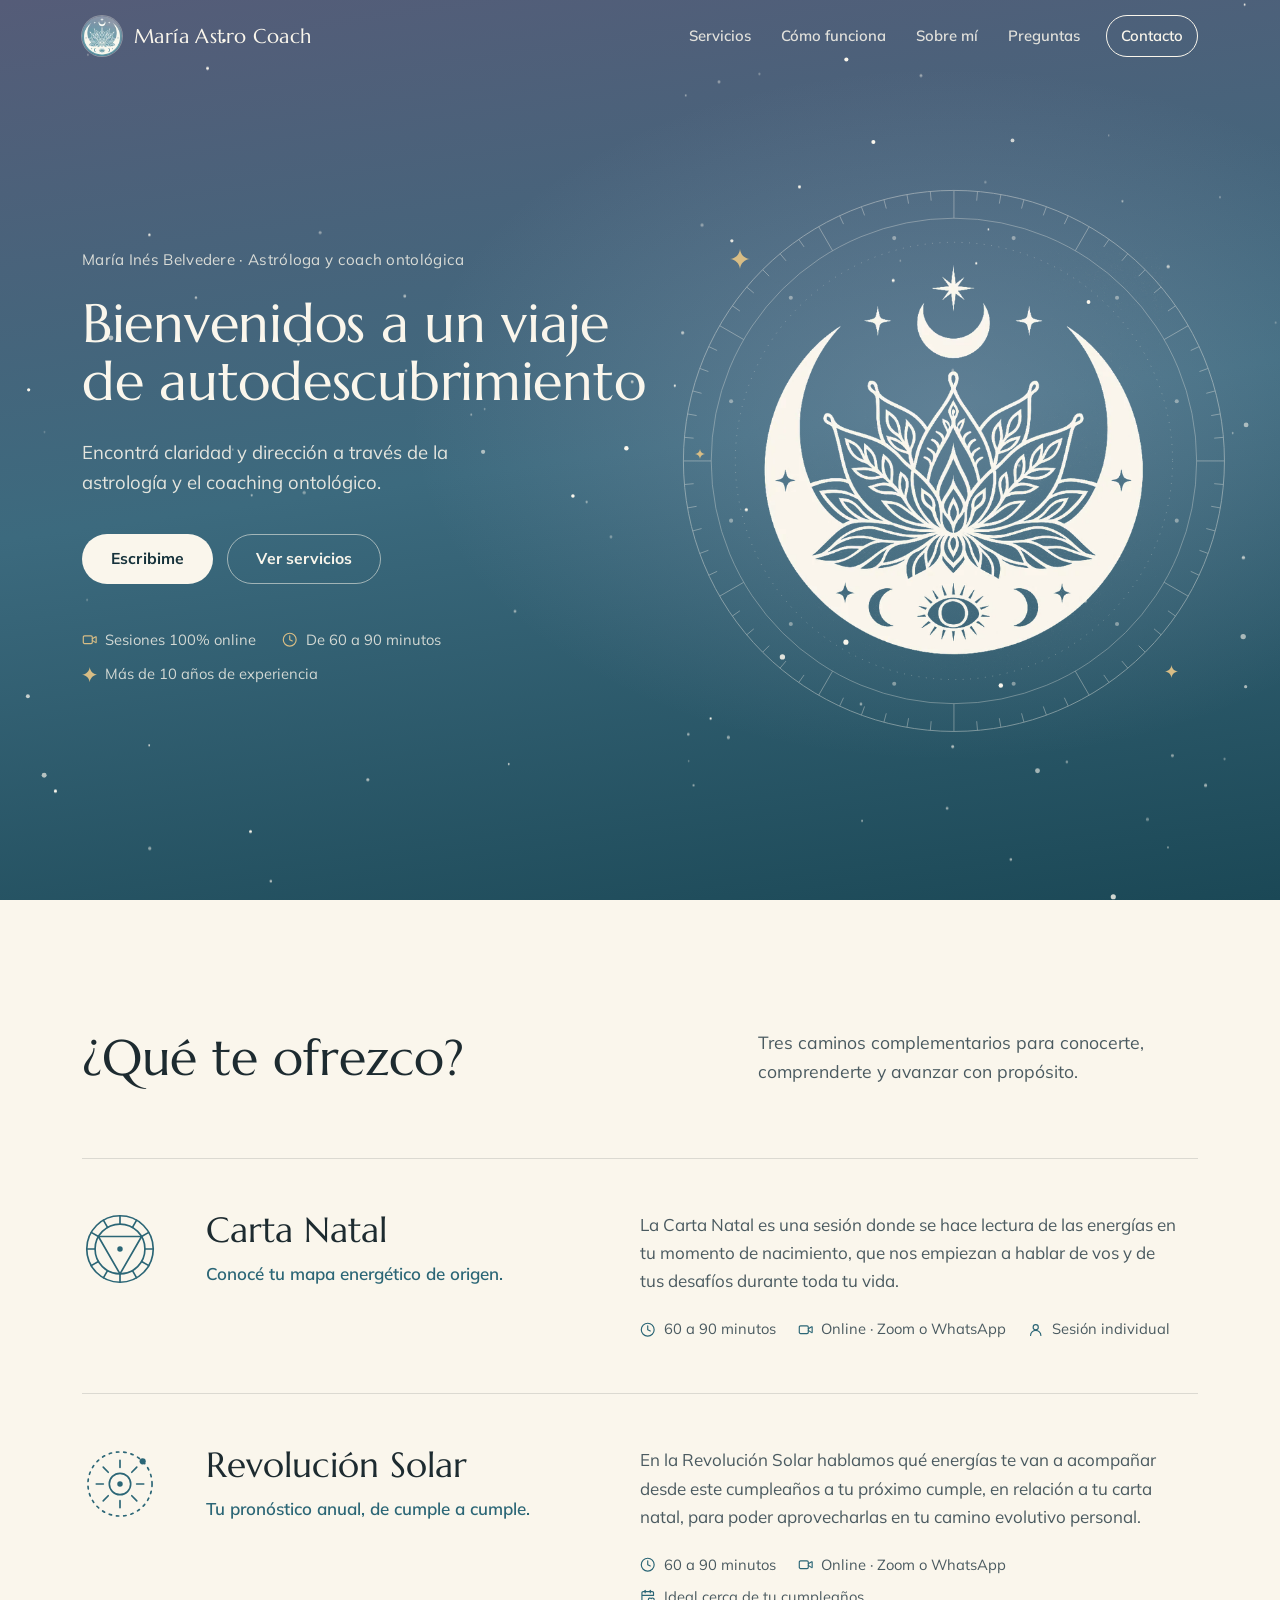
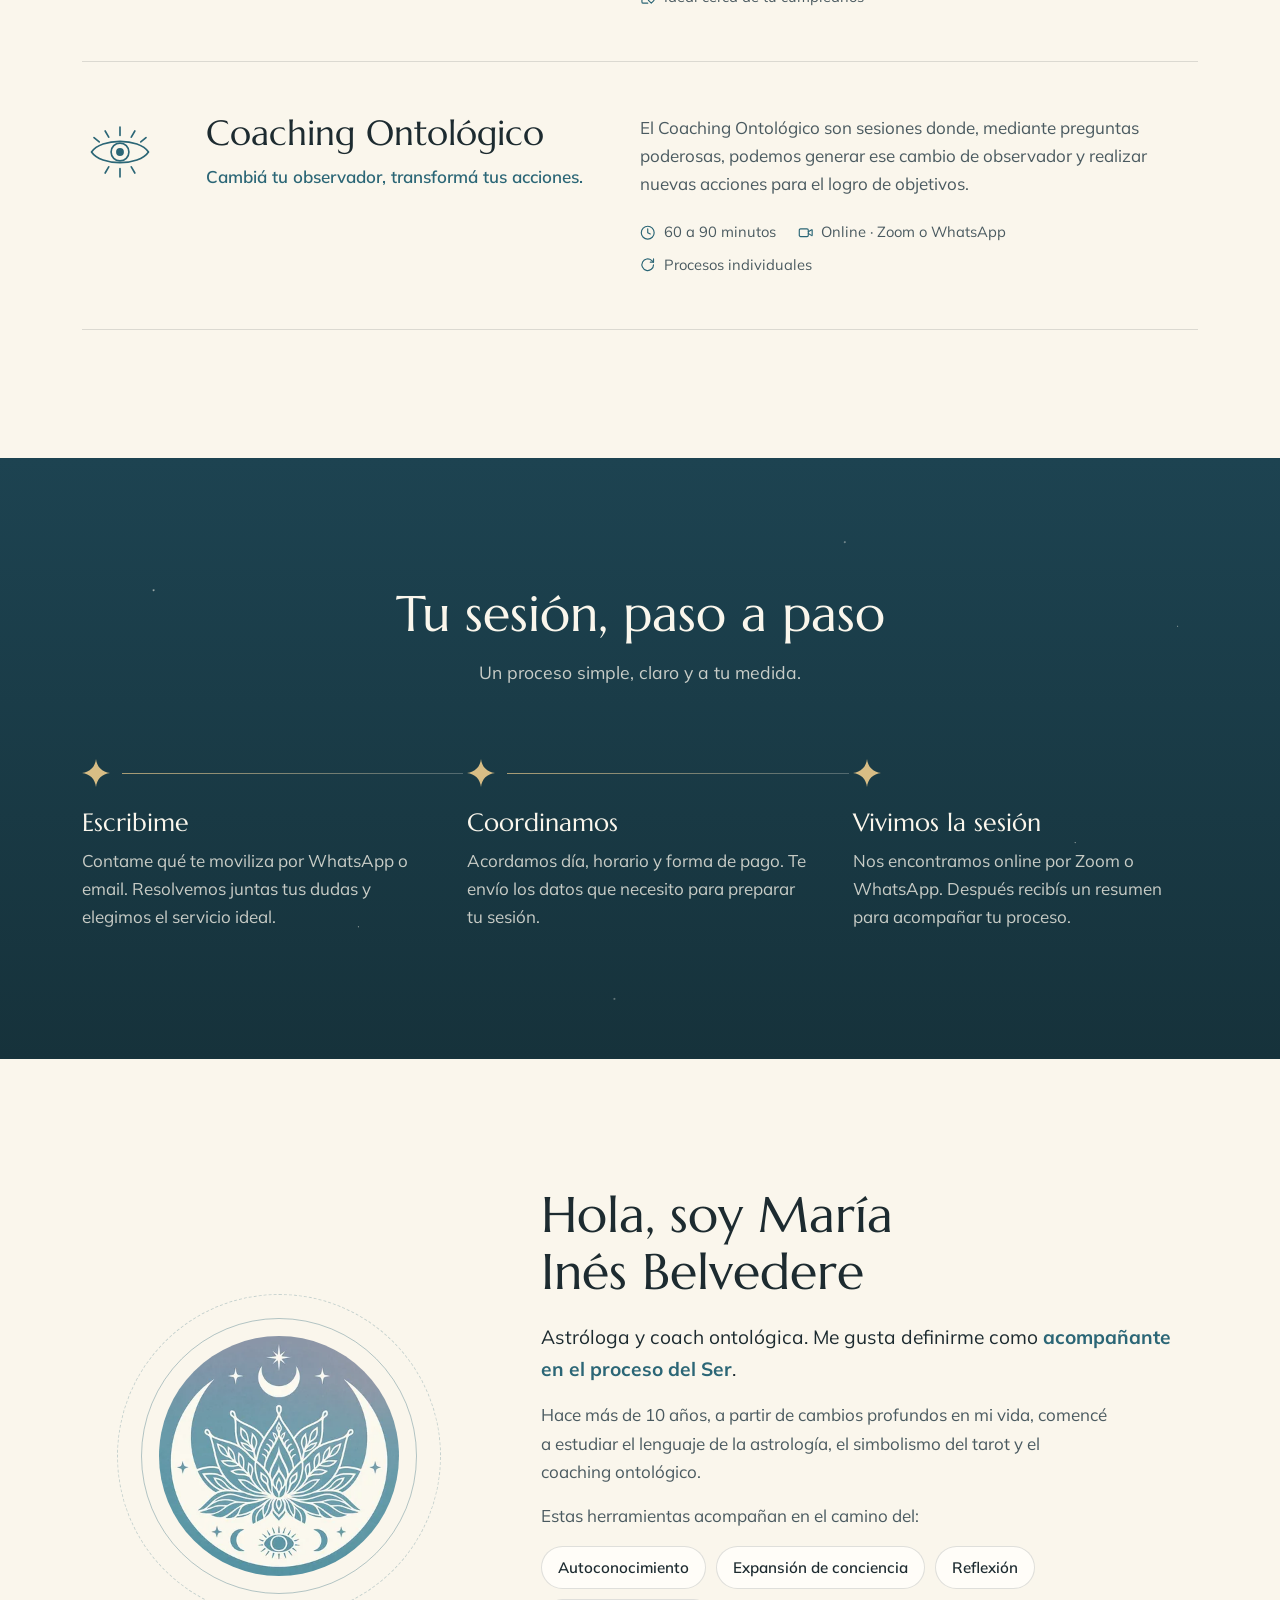
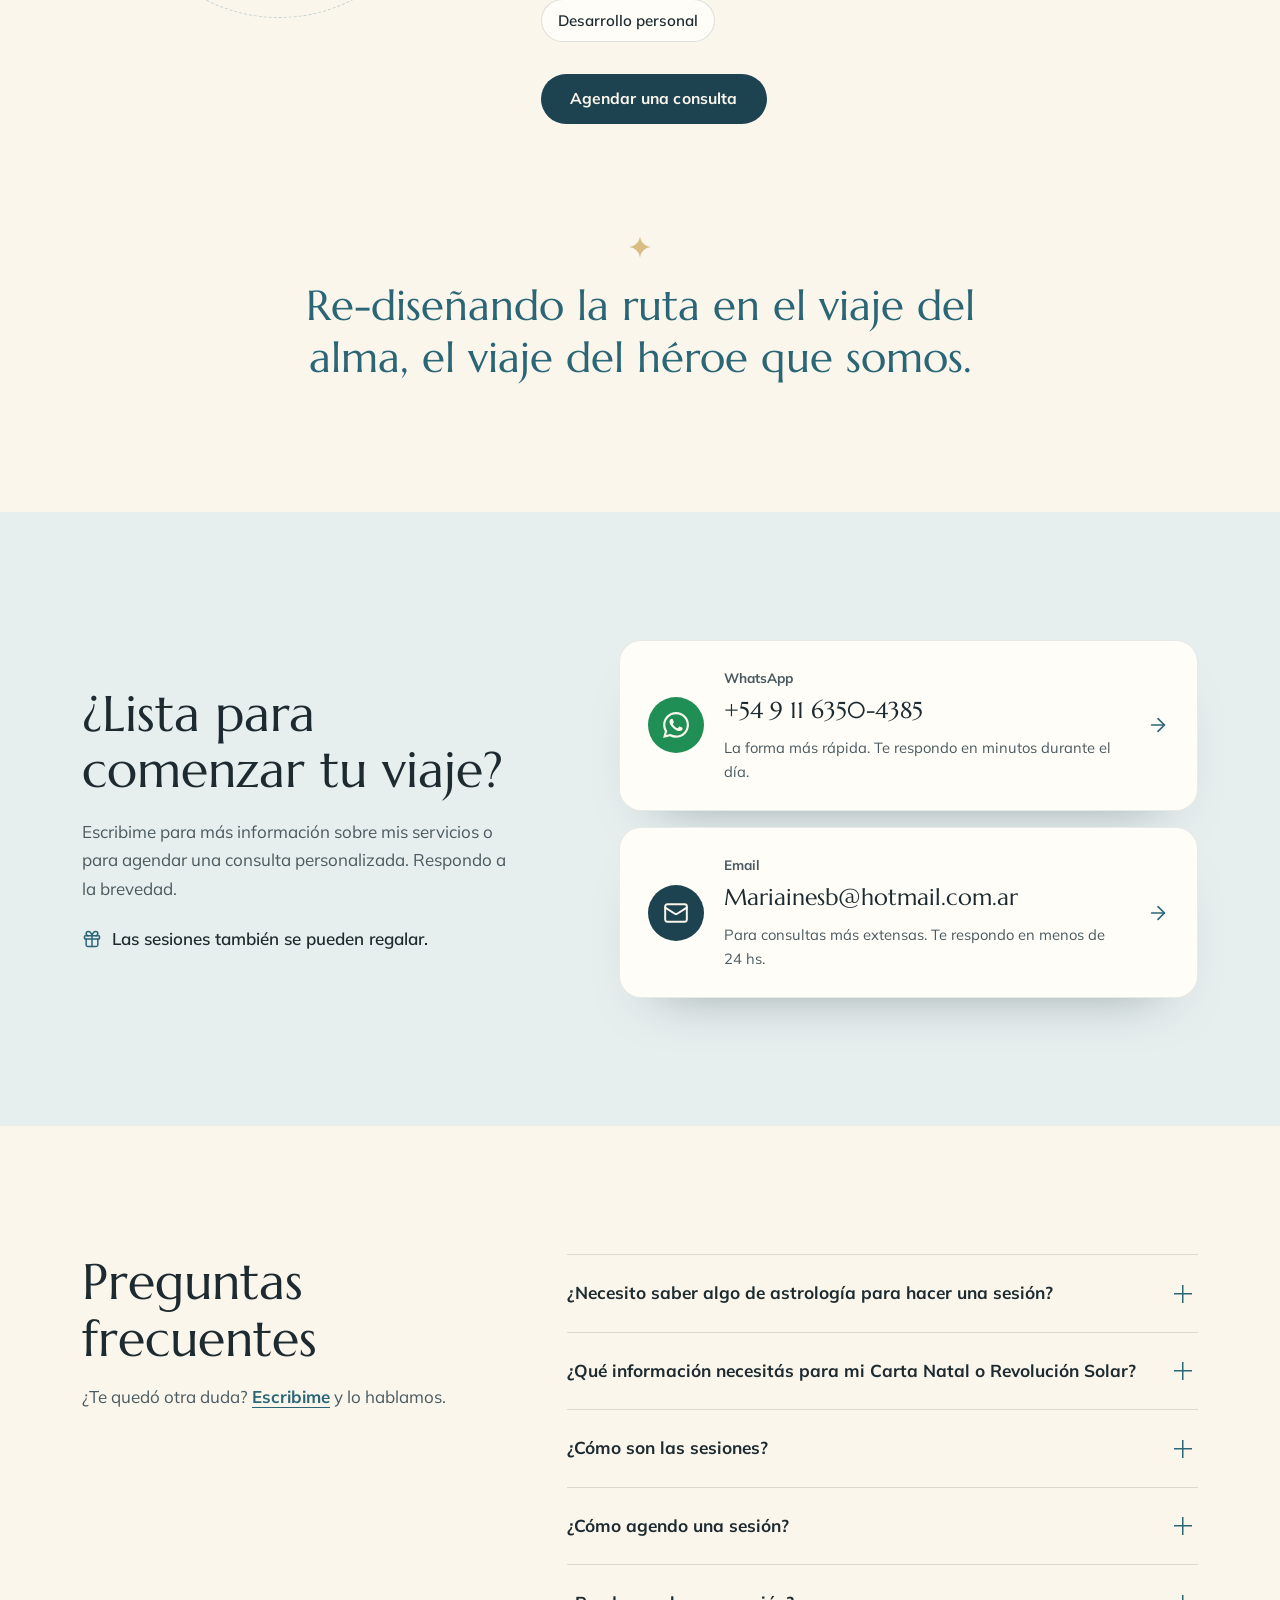
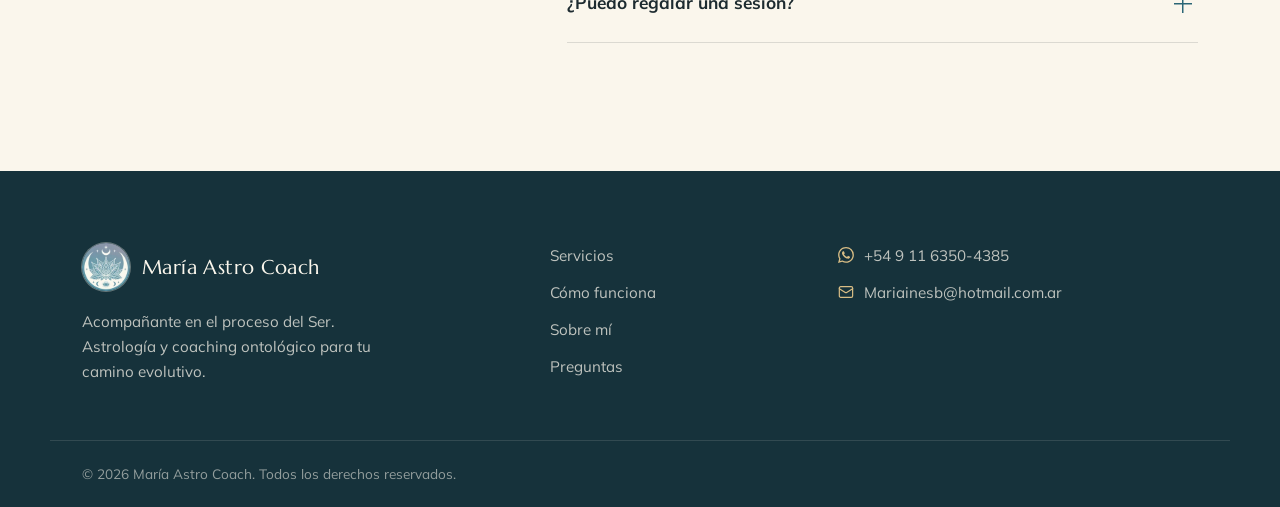
<file: index.html>
<!DOCTYPE html>
<html lang="es">
<head>
    <meta charset="UTF-8">
    <meta name="viewport" content="width=device-width, initial-scale=1.0">
    <meta name="format-detection" content="telephone=no">
    <title>María Astro Coach · Astrología y Coaching Ontológico online</title>
    <meta name="description" content="Carta Natal, Revolución Solar y Coaching Ontológico con María Inés Belvedere. Sesiones online por Zoom o WhatsApp, de 60 a 90 minutos.">
    <link rel="canonical" href="https://mariaasastrocoach.vercel.app/">
    <meta name="theme-color" content="#1d4351">

    <meta property="og:type" content="website">
    <meta property="og:locale" content="es_AR">
    <meta property="og:site_name" content="María Astro Coach">
    <meta property="og:title" content="María Astro Coach · Astrología y Coaching Ontológico">
    <meta property="og:description" content="Carta Natal, Revolución Solar y Coaching Ontológico. Sesiones online con María Inés Belvedere.">
    <meta property="og:url" content="https://mariaasastrocoach.vercel.app/">
    <meta property="og:image" content="https://mariaasastrocoach.vercel.app/Imgs/og.jpg">
    <meta property="og:image:width" content="1200">
    <meta property="og:image:height" content="630">
    <meta property="og:image:alt" content="Logo de María Astro Coach: una flor de loto dentro de una luna creciente">
    <meta name="twitter:card" content="summary_large_image">

    <link rel="icon" type="image/png" sizes="32x32" href="favicon-32.png">
    <link rel="apple-touch-icon" href="apple-touch-icon.png">

    <link rel="preconnect" href="https://fonts.googleapis.com">
    <link rel="preconnect" href="https://fonts.gstatic.com" crossorigin>
    <link href="https://fonts.googleapis.com/css2?family=Marcellus&family=Mulish:wght@400;500;600;700&display=swap" rel="stylesheet">
    <link rel="preload" as="image" href="Imgs/emblema.webp" type="image/webp">
    <link rel="stylesheet" href="Styles/main.css">
    <script>document.documentElement.classList.add('js');</script>

    <script type="application/ld+json">
    {
        "@context": "https://schema.org",
        "@type": "ProfessionalService",
        "name": "María Astro Coach",
        "description": "Astrología y coaching ontológico: Carta Natal, Revolución Solar y procesos de coaching. Sesiones online.",
        "url": "https://mariaasastrocoach.vercel.app/",
        "image": "https://mariaasastrocoach.vercel.app/Imgs/og.jpg",
        "logo": "https://mariaasastrocoach.vercel.app/apple-touch-icon.png",
        "telephone": "+5491163504385",
        "email": "Mariainesb@hotmail.com.ar",
        "areaServed": "Online",
        "founder": {
            "@type": "Person",
            "name": "María Inés Belvedere",
            "jobTitle": "Astróloga y coach ontológica"
        },
        "hasOfferCatalog": {
            "@type": "OfferCatalog",
            "name": "Sesiones",
            "itemListElement": [
                { "@type": "Offer", "itemOffered": { "@type": "Service", "name": "Carta Natal" } },
                { "@type": "Offer", "itemOffered": { "@type": "Service", "name": "Revolución Solar" } },
                { "@type": "Offer", "itemOffered": { "@type": "Service", "name": "Coaching Ontológico" } }
            ]
        }
    }
    </script>
</head>
<body>
    <a class="saltar" href="#contenido">Saltar al contenido</a>

    <!-- Íconos (se usan con <use href="#i-...">) -->
    <svg width="0" height="0" style="position:absolute" aria-hidden="true" focusable="false">
        <symbol id="i-whatsapp" viewBox="0 0 24 24"><path fill="currentColor" d="M17.472 14.382c-.297-.149-1.758-.867-2.03-.967-.273-.099-.471-.148-.67.15-.197.297-.767.966-.94 1.164-.173.199-.347.223-.644.075-.297-.15-1.255-.463-2.39-1.475-.883-.788-1.48-1.761-1.653-2.059-.173-.297-.018-.458.13-.606.134-.133.298-.347.446-.52.149-.174.198-.298.298-.497.099-.198.05-.371-.025-.52-.075-.149-.669-1.612-.916-2.207-.242-.579-.487-.5-.669-.51-.173-.008-.371-.01-.57-.01-.198 0-.52.074-.792.372-.272.297-1.04 1.016-1.04 2.479 0 1.462 1.065 2.875 1.213 3.074.149.198 2.096 3.2 5.077 4.487.709.306 1.262.489 1.694.625.712.227 1.36.195 1.871.118.571-.085 1.758-.719 2.006-1.413.248-.694.248-1.289.173-1.413-.074-.124-.272-.198-.57-.347m-5.421 7.403h-.004a9.87 9.87 0 01-5.031-1.378l-.361-.214-3.741.982.998-3.648-.235-.374a9.86 9.86 0 01-1.51-5.26c.001-5.45 4.436-9.884 9.888-9.884 2.64 0 5.122 1.03 6.988 2.898a9.825 9.825 0 012.893 6.994c-.003 5.45-4.437 9.884-9.885 9.884m8.413-18.297A11.815 11.815 0 0012.05 0C5.495 0 .16 5.335.157 11.892c0 2.096.547 4.142 1.588 5.945L.057 24l6.305-1.654a11.882 11.882 0 005.683 1.448h.005c6.554 0 11.89-5.335 11.893-11.893a11.821 11.821 0 00-3.48-8.413Z"/></symbol>
        <symbol id="i-mail" viewBox="0 0 24 24" fill="none" stroke="currentColor" stroke-width="1.8" stroke-linecap="round" stroke-linejoin="round"><rect width="20" height="16" x="2" y="4" rx="2"/><path d="m22 7-8.97 5.7a1.94 1.94 0 0 1-2.06 0L2 7"/></symbol>
        <symbol id="i-reloj" viewBox="0 0 24 24" fill="none" stroke="currentColor" stroke-width="1.8" stroke-linecap="round" stroke-linejoin="round"><circle cx="12" cy="12" r="10"/><polyline points="12 6 12 12 16 14"/></symbol>
        <symbol id="i-video" viewBox="0 0 24 24" fill="none" stroke="currentColor" stroke-width="1.8" stroke-linecap="round" stroke-linejoin="round"><path d="m16 13 5.223 3.482a.5.5 0 0 0 .777-.416V7.87a.5.5 0 0 0-.752-.432L16 10.5"/><rect x="2" y="6" width="14" height="12" rx="2"/></symbol>
        <symbol id="i-flecha" viewBox="0 0 24 24" fill="none" stroke="currentColor" stroke-width="1.8" stroke-linecap="round" stroke-linejoin="round"><path d="M5 12h14"/><path d="m12 5 7 7-7 7"/></symbol>
        <symbol id="i-regalo" viewBox="0 0 24 24" fill="none" stroke="currentColor" stroke-width="1.8" stroke-linecap="round" stroke-linejoin="round"><rect x="3" y="8" width="18" height="4" rx="1"/><path d="M12 8v13"/><path d="M19 12v7a2 2 0 0 1-2 2H7a2 2 0 0 1-2-2v-7"/><path d="M7.5 8a2.5 2.5 0 0 1 0-5A4.8 8 0 0 1 12 8a4.8 8 0 0 1 4.5-5 2.5 2.5 0 0 1 0 5"/></symbol>
        <symbol id="i-calendario" viewBox="0 0 24 24" fill="none" stroke="currentColor" stroke-width="1.8" stroke-linecap="round" stroke-linejoin="round"><path d="M3 10h18V6a2 2 0 0 0-2-2H5a2 2 0 0 0-2 2v14a2 2 0 0 0 2 2h7"/><path d="M8 2v4"/><path d="M16 2v4"/><path d="M21.29 14.7a2.43 2.43 0 0 0-2.65-.52c-.3.12-.57.3-.8.53l-.34.34-.35-.34a2.43 2.43 0 0 0-2.65-.53c-.3.12-.56.3-.79.53-.95.94-1 2.53.2 3.74L17.5 22l3.6-3.55c1.2-1.21 1.14-2.8.19-3.74Z"/></symbol>
        <symbol id="i-persona" viewBox="0 0 24 24" fill="none" stroke="currentColor" stroke-width="1.8" stroke-linecap="round" stroke-linejoin="round"><circle cx="12" cy="8" r="4"/><path d="M4 21a8 8 0 0 1 16 0"/></symbol>
        <symbol id="i-proceso" viewBox="0 0 24 24" fill="none" stroke="currentColor" stroke-width="1.8" stroke-linecap="round" stroke-linejoin="round"><path d="M21 12a9 9 0 1 1-3-6.7L21 8"/><path d="M21 3v5h-5"/></symbol>
        <symbol id="i-destello" viewBox="0 0 24 24"><path fill="currentColor" d="M12 0c.6 6.6 5.4 11.4 12 12-6.6.6-11.4 5.4-12 12-.6-6.6-5.4-11.4-12-12C6.6 11.4 11.4 6.6 12 0Z"/></symbol>
    </svg>

    <!-- Header -->
    <header class="cabecera" id="cabecera">
        <div class="contenedor cabecera-fila">
            <a href="#inicio" class="marca" aria-label="María Astro Coach, ir al inicio">
                <img src="Imgs/logo-128.webp" alt="" width="40" height="40" class="marca-sello">
                <span class="marca-nombre">María Astro Coach</span>
            </a>

            <button class="menu-boton" id="menu-boton" type="button" aria-label="Abrir menú" aria-expanded="false" aria-controls="menu">
                <span></span><span></span>
            </button>

            <nav class="menu" id="menu" aria-label="Menú principal">
                <ul>
                    <li><a href="#servicios" class="menu-link">Servicios</a></li>
                    <li><a href="#proceso" class="menu-link">Cómo funciona</a></li>
                    <li><a href="#sobre-mi" class="menu-link">Sobre mí</a></li>
                    <li><a href="#preguntas" class="menu-link">Preguntas</a></li>
                    <li><a href="#contacto" class="menu-link menu-contacto">Contacto</a></li>
                </ul>
            </nav>
        </div>
    </header>

    <main id="contenido">

        <!-- Hero -->
        <section id="inicio" class="hero" data-capas data-mouse="18">
            <div class="cielo" aria-hidden="true">
                <div class="cielo-capa" data-profundidad="0.12"><svg class="estrellas" data-estrellas="lejanas"></svg></div>
                <div class="cielo-capa" data-profundidad="0.3"><svg class="estrellas" data-estrellas="cercanas"></svg></div>
            </div>

            <div class="contenedor hero-grilla">
                <div class="hero-texto">
                    <p class="hero-quien" data-entra>María Inés Belvedere · Astróloga y coach ontológica</p>
                    <h1 data-texto-entra data-orden="1">Bienvenidos a un viaje de autodescubrimiento</h1>
                    <p class="hero-bajada" data-entra data-orden="3">
                        Encontrá claridad y dirección a través de la astrología y el coaching ontológico.
                    </p>
                    <div class="hero-acciones" data-entra data-orden="4">
                        <a href="#contacto" class="btn btn-crema">Escribime</a>
                        <a href="#servicios" class="btn btn-linea">Ver servicios</a>
                    </div>
                    <ul class="hero-datos" data-entra data-orden="5">
                        <li><svg class="ico" aria-hidden="true"><use href="#i-video"/></svg> Sesiones 100% online</li>
                        <li><svg class="ico" aria-hidden="true"><use href="#i-reloj"/></svg> De 60 a 90 minutos</li>
                        <li><svg class="ico" aria-hidden="true"><use href="#i-destello"/></svg> Más de 10 años de experiencia</li>
                    </ul>
                </div>

                <div class="hero-emblema" aria-hidden="true">
                    <div class="hero-emblema-capa" data-profundidad="-0.25">
                        <div class="hero-emblema-entra" data-entra data-orden="2">
                            <svg class="astrolabio" viewBox="0 0 600 600" data-astrolabio></svg>
                            <img class="emblema" src="Imgs/emblema.webp" width="640" height="640" alt="" fetchpriority="high" decoding="async">
                        </div>
                    </div>
                    <div class="hero-destellos" data-profundidad="0.6">
                        <svg class="destello d1"><use href="#i-destello"/></svg>
                        <svg class="destello d2"><use href="#i-destello"/></svg>
                        <svg class="destello d3"><use href="#i-destello"/></svg>
                    </div>
                </div>
            </div>
        </section>

        <!-- Servicios -->
        <section id="servicios" class="seccion servicios">
            <div class="contenedor">
                <div class="encabezado encabezado--partido">
                    <h2 data-entra>¿Qué te ofrezco?</h2>
                    <p data-entra data-orden="1">Tres caminos complementarios para conocerte, comprenderte y avanzar con propósito.</p>
                </div>

                <div class="servicios-lista">
                    <article class="servicio" data-entra>
                        <svg class="servicio-glifo" viewBox="0 0 64 64" aria-hidden="true" fill="none" stroke="currentColor" stroke-width="1.4" stroke-linecap="round" stroke-linejoin="round">
                            <circle cx="32" cy="32" r="28"/><circle cx="32" cy="32" r="21"/>
                            <path d="M53 32h7M50.19 42.5l6.06 3.5M42.5 50.19l3.5 6.06M32 53v7M21.5 50.19 18 56.25M13.81 42.5 7.75 46M11 32H4M13.81 21.5 7.75 18M21.5 13.81 18 7.75M32 11V4M42.5 13.81 46 7.75M50.19 21.5l6.06-3.5"/>
                            <path d="M32 53 13.81 21.5h36.38Z"/><circle cx="32" cy="32" r="1.6" fill="currentColor"/>
                        </svg>
                        <div class="servicio-titulo">
                            <h3>Carta Natal</h3>
                            <p class="servicio-frase">Conocé tu mapa energético de origen.</p>
                        </div>
                        <div class="servicio-cuerpo">
                            <p>
                                La Carta Natal es una sesión donde se hace lectura de las energías
                                en tu momento de nacimiento, que nos empiezan a hablar de vos
                                y de tus desafíos durante toda tu vida.
                            </p>
                            <ul class="servicio-datos">
                                <li><svg class="ico" aria-hidden="true"><use href="#i-reloj"/></svg> 60 a 90 minutos</li>
                                <li><svg class="ico" aria-hidden="true"><use href="#i-video"/></svg> Online · Zoom o WhatsApp</li>
                                <li><svg class="ico" aria-hidden="true"><use href="#i-persona"/></svg> Sesión individual</li>
                            </ul>
                        </div>
                    </article>

                    <article class="servicio" data-entra>
                        <svg class="servicio-glifo" viewBox="0 0 64 64" aria-hidden="true" fill="none" stroke="currentColor" stroke-width="1.4" stroke-linecap="round" stroke-linejoin="round">
                            <circle cx="32" cy="32" r="27" stroke-dasharray="2 4.2"/>
                            <circle cx="32" cy="32" r="9"/><circle cx="32" cy="32" r="1.6" fill="currentColor"/>
                            <path d="M46 32h6M41.9 41.9l4.24 4.24M32 46v6M22.1 41.9l-4.24 4.24M18 32h-6M22.1 22.1l-4.24-4.24M32 18v-6M41.9 22.1l4.24-4.24"/>
                            <circle cx="51.09" cy="12.91" r="2.6" fill="currentColor" stroke="none"/>
                        </svg>
                        <div class="servicio-titulo">
                            <h3>Revolución Solar</h3>
                            <p class="servicio-frase">Tu pronóstico anual, de cumple a cumple.</p>
                        </div>
                        <div class="servicio-cuerpo">
                            <p>
                                En la Revolución Solar hablamos qué energías te van a acompañar
                                desde este cumpleaños a tu próximo cumple, en relación a tu carta natal,
                                para poder aprovecharlas en tu camino evolutivo personal.
                            </p>
                            <ul class="servicio-datos">
                                <li><svg class="ico" aria-hidden="true"><use href="#i-reloj"/></svg> 60 a 90 minutos</li>
                                <li><svg class="ico" aria-hidden="true"><use href="#i-video"/></svg> Online · Zoom o WhatsApp</li>
                                <li><svg class="ico" aria-hidden="true"><use href="#i-calendario"/></svg> Ideal cerca de tu cumpleaños</li>
                            </ul>
                        </div>
                    </article>

                    <article class="servicio" data-entra>
                        <svg class="servicio-glifo" viewBox="0 0 64 64" aria-hidden="true" fill="none" stroke="currentColor" stroke-width="1.4" stroke-linecap="round" stroke-linejoin="round">
                            <path d="M8 32c8-12 40-12 48 0-8 12-40 12-48 0Z"/>
                            <circle cx="32" cy="32" r="7.5"/><circle cx="32" cy="32" r="2.6" fill="currentColor"/>
                            <path d="M32 18v-7M22.5 19.5l-3-5.2M41.5 19.5l3-5.2M14.5 23.5l-4.4-3.6M49.5 23.5l4.4-3.6M32 46v7M22.5 44.5l-3 5.2M41.5 44.5l3 5.2"/>
                        </svg>
                        <div class="servicio-titulo">
                            <h3>Coaching Ontológico</h3>
                            <p class="servicio-frase">Cambiá tu observador, transformá tus acciones.</p>
                        </div>
                        <div class="servicio-cuerpo">
                            <p>
                                El Coaching Ontológico son sesiones donde, mediante preguntas
                                poderosas, podemos generar ese cambio de observador y realizar
                                nuevas acciones para el logro de objetivos.
                            </p>
                            <ul class="servicio-datos">
                                <li><svg class="ico" aria-hidden="true"><use href="#i-reloj"/></svg> 60 a 90 minutos</li>
                                <li><svg class="ico" aria-hidden="true"><use href="#i-video"/></svg> Online · Zoom o WhatsApp</li>
                                <li><svg class="ico" aria-hidden="true"><use href="#i-proceso"/></svg> Procesos individuales</li>
                            </ul>
                        </div>
                    </article>
                </div>
            </div>
        </section>

        <!-- Cómo funciona -->
        <section id="proceso" class="seccion proceso">
            <div class="contenedor">
                <div class="encabezado">
                    <h2 data-entra>Tu sesión, paso a paso</h2>
                    <p data-entra data-orden="1">Un proceso simple, claro y a tu medida.</p>
                </div>

                <ol class="constelacion" data-entra>
                    <li class="paso">
                        <svg class="paso-estrella" aria-hidden="true"><use href="#i-destello"/></svg>
                        <h3>Escribime</h3>
                        <p>Contame qué te moviliza por WhatsApp o email. Resolvemos juntas tus dudas y elegimos el servicio ideal.</p>
                    </li>
                    <li class="paso">
                        <svg class="paso-estrella" aria-hidden="true"><use href="#i-destello"/></svg>
                        <h3>Coordinamos</h3>
                        <p>Acordamos día, horario y forma de pago. Te envío los datos que necesito para preparar tu sesión.</p>
                    </li>
                    <li class="paso">
                        <svg class="paso-estrella" aria-hidden="true"><use href="#i-destello"/></svg>
                        <h3>Vivimos la sesión</h3>
                        <p>Nos encontramos online por Zoom o WhatsApp. Después recibís un resumen para acompañar tu proceso.</p>
                    </li>
                </ol>
            </div>
        </section>

        <!-- Sobre mí -->
        <section id="sobre-mi" class="seccion sobre-mi">
            <div class="contenedor sobre-grilla">
                <!-- Si María manda una foto suya, va acá en lugar del sello (retrato vertical, 4:5). -->
                <figure class="sobre-sello" data-entra>
                    <img src="Imgs/logo-128.webp" srcset="Imgs/logo-128.webp 128w, Imgs/logo-360.webp 360w, Imgs/logo-520.webp 520w" sizes="(max-width: 980px) 140px, 240px" alt="Sello de María Astro Coach: flor de loto dentro de una luna creciente" width="240" height="240" loading="lazy">
                </figure>

                <div class="sobre-texto">
                    <h2 data-entra>Hola, soy María Inés Belvedere</h2>
                    <p class="sobre-lead" data-entra data-orden="1">
                        Astróloga y coach ontológica. Me gusta definirme como
                        <strong>acompañante en el proceso del Ser</strong>.
                    </p>
                    <p data-entra data-orden="2">
                        Hace más de 10 años, a partir de cambios profundos en mi vida, comencé a estudiar
                        el lenguaje de la astrología, el simbolismo del tarot y el coaching ontológico.
                    </p>
                    <p data-entra data-orden="3">Estas herramientas acompañan en el camino del:</p>
                    <ul class="sobre-caminos" data-entra data-orden="3">
                        <li>Autoconocimiento</li>
                        <li>Expansión de conciencia</li>
                        <li>Reflexión</li>
                        <li>Desarrollo personal</li>
                    </ul>
                    <a href="#contacto" class="btn btn-tinta" data-entra data-orden="4">Agendar una consulta</a>
                </div>
            </div>

            <blockquote class="contenedor frase" data-entra>
                <svg class="frase-destello" aria-hidden="true"><use href="#i-destello"/></svg>
                <p>Re-diseñando la ruta en el viaje del alma, el viaje del héroe que somos.</p>
            </blockquote>
        </section>

        <!-- Contacto -->
        <section id="contacto" class="seccion contacto">
            <div class="contenedor contacto-grilla">
                <div class="contacto-intro">
                    <h2 data-entra>¿Lista para comenzar tu viaje?</h2>
                    <p data-entra data-orden="1">
                        Escribime para más información sobre mis servicios o para agendar
                        una consulta personalizada. Respondo a la brevedad.
                    </p>
                    <p class="contacto-regalo" data-entra data-orden="2">
                        <svg class="ico" aria-hidden="true"><use href="#i-regalo"/></svg>
                        Las sesiones también se pueden regalar.
                    </p>
                </div>

                <div class="canales" data-entra data-orden="1">
                    <a class="canal" href="https://wa.me/5491163504385?text=%C2%A1Hola%2C%20Mar%C3%ADa!%20Quer%C3%ADa%20consultarte%20por%20tus%20sesiones." target="_blank" rel="noopener">
                        <span class="canal-icono canal-icono--wa"><svg aria-hidden="true"><use href="#i-whatsapp"/></svg></span>
                        <span class="canal-texto">
                            <span class="canal-nombre">WhatsApp</span>
                            <span class="canal-dato">+54 9 11 6350-4385</span>
                            <span class="canal-nota">La forma más rápida. Te respondo en minutos durante el día.</span>
                        </span>
                        <svg class="ico canal-flecha" aria-hidden="true"><use href="#i-flecha"/></svg>
                    </a>
                    <a class="canal" href="mailto:Mariainesb@hotmail.com.ar">
                        <span class="canal-icono"><svg aria-hidden="true"><use href="#i-mail"/></svg></span>
                        <span class="canal-texto">
                            <span class="canal-nombre">Email</span>
                            <span class="canal-dato">Mariainesb@hotmail.com.ar</span>
                            <span class="canal-nota">Para consultas más extensas. Te respondo en menos de 24 hs.</span>
                        </span>
                        <svg class="ico canal-flecha" aria-hidden="true"><use href="#i-flecha"/></svg>
                    </a>
                </div>
            </div>
        </section>

        <!-- Preguntas -->
        <section id="preguntas" class="seccion preguntas">
            <div class="contenedor preguntas-grilla">
                <div class="preguntas-intro">
                    <h2 data-entra>Preguntas frecuentes</h2>
                    <p data-entra data-orden="1">¿Te quedó otra duda? <a href="#contacto">Escribime</a> y lo hablamos.</p>
                </div>

                <div class="preguntas-lista">
                    <details class="pregunta" data-entra>
                        <summary>¿Necesito saber algo de astrología para hacer una sesión?</summary>
                        <div class="pregunta-respuesta"><p>No. Las sesiones están pensadas para que cualquier persona pueda comprenderlas, sin conocimientos previos. Yo te guío en cada paso.</p></div>
                    </details>
                    <details class="pregunta" data-entra>
                        <summary>¿Qué información necesitás para mi Carta Natal o Revolución Solar?</summary>
                        <div class="pregunta-respuesta"><p>Tu fecha de nacimiento, hora exacta y lugar. Si no tenés la hora, te oriento sobre cómo conseguirla.</p></div>
                    </details>
                    <details class="pregunta" data-entra>
                        <summary>¿Cómo son las sesiones?</summary>
                        <div class="pregunta-respuesta"><p>Son 100% online, por Zoom o videollamada de WhatsApp. Duran entre 60 y 90 minutos, en un espacio íntimo y respetuoso.</p></div>
                    </details>
                    <details class="pregunta" data-entra>
                        <summary>¿Cómo agendo una sesión?</summary>
                        <div class="pregunta-respuesta"><p>Escribime por WhatsApp o email. Te respondo a la brevedad para coordinar día, horario y forma de pago.</p></div>
                    </details>
                    <details class="pregunta" data-entra>
                        <summary>¿Puedo regalar una sesión?</summary>
                        <div class="pregunta-respuesta"><p>¡Sí! Las sesiones pueden regalarse. Contactame y armamos juntas el regalo perfecto.</p></div>
                    </details>
                </div>
            </div>
        </section>

    </main>

    <!-- Pie -->
    <footer class="pie">
        <div class="contenedor pie-grilla">
            <div class="pie-marca">
                <a href="#inicio" class="marca marca--pie">
                    <img src="Imgs/logo-128.webp" alt="" width="48" height="48" class="marca-sello" loading="lazy">
                    <span class="marca-nombre">María Astro Coach</span>
                </a>
                <p>Acompañante en el proceso del Ser. Astrología y coaching ontológico para tu camino evolutivo.</p>
            </div>

            <nav class="pie-nav" aria-label="Pie de página">
                <a href="#servicios">Servicios</a>
                <a href="#proceso">Cómo funciona</a>
                <a href="#sobre-mi">Sobre mí</a>
                <a href="#preguntas">Preguntas</a>
            </nav>

            <div class="pie-contacto">
                <a href="https://wa.me/5491163504385" target="_blank" rel="noopener"><svg class="ico" aria-hidden="true"><use href="#i-whatsapp"/></svg> +54 9 11 6350-4385</a>
                <a href="mailto:Mariainesb@hotmail.com.ar"><svg class="ico" aria-hidden="true"><use href="#i-mail"/></svg> Mariainesb@hotmail.com.ar</a>
            </div>
        </div>
        <div class="contenedor pie-final">
            <p>&copy; <span data-anio>2026</span> María Astro Coach. Todos los derechos reservados.</p>
        </div>
    </footer>

    <a class="wa-flotante" id="wa-flotante" href="https://wa.me/5491163504385" target="_blank" rel="noopener" aria-label="Escribir a María por WhatsApp">
        <svg aria-hidden="true"><use href="#i-whatsapp"/></svg>
    </a>

    <script src="js/hero-animado.js" defer></script>
    <script src="js/main.js" defer></script>
</body>
</html>
</file>
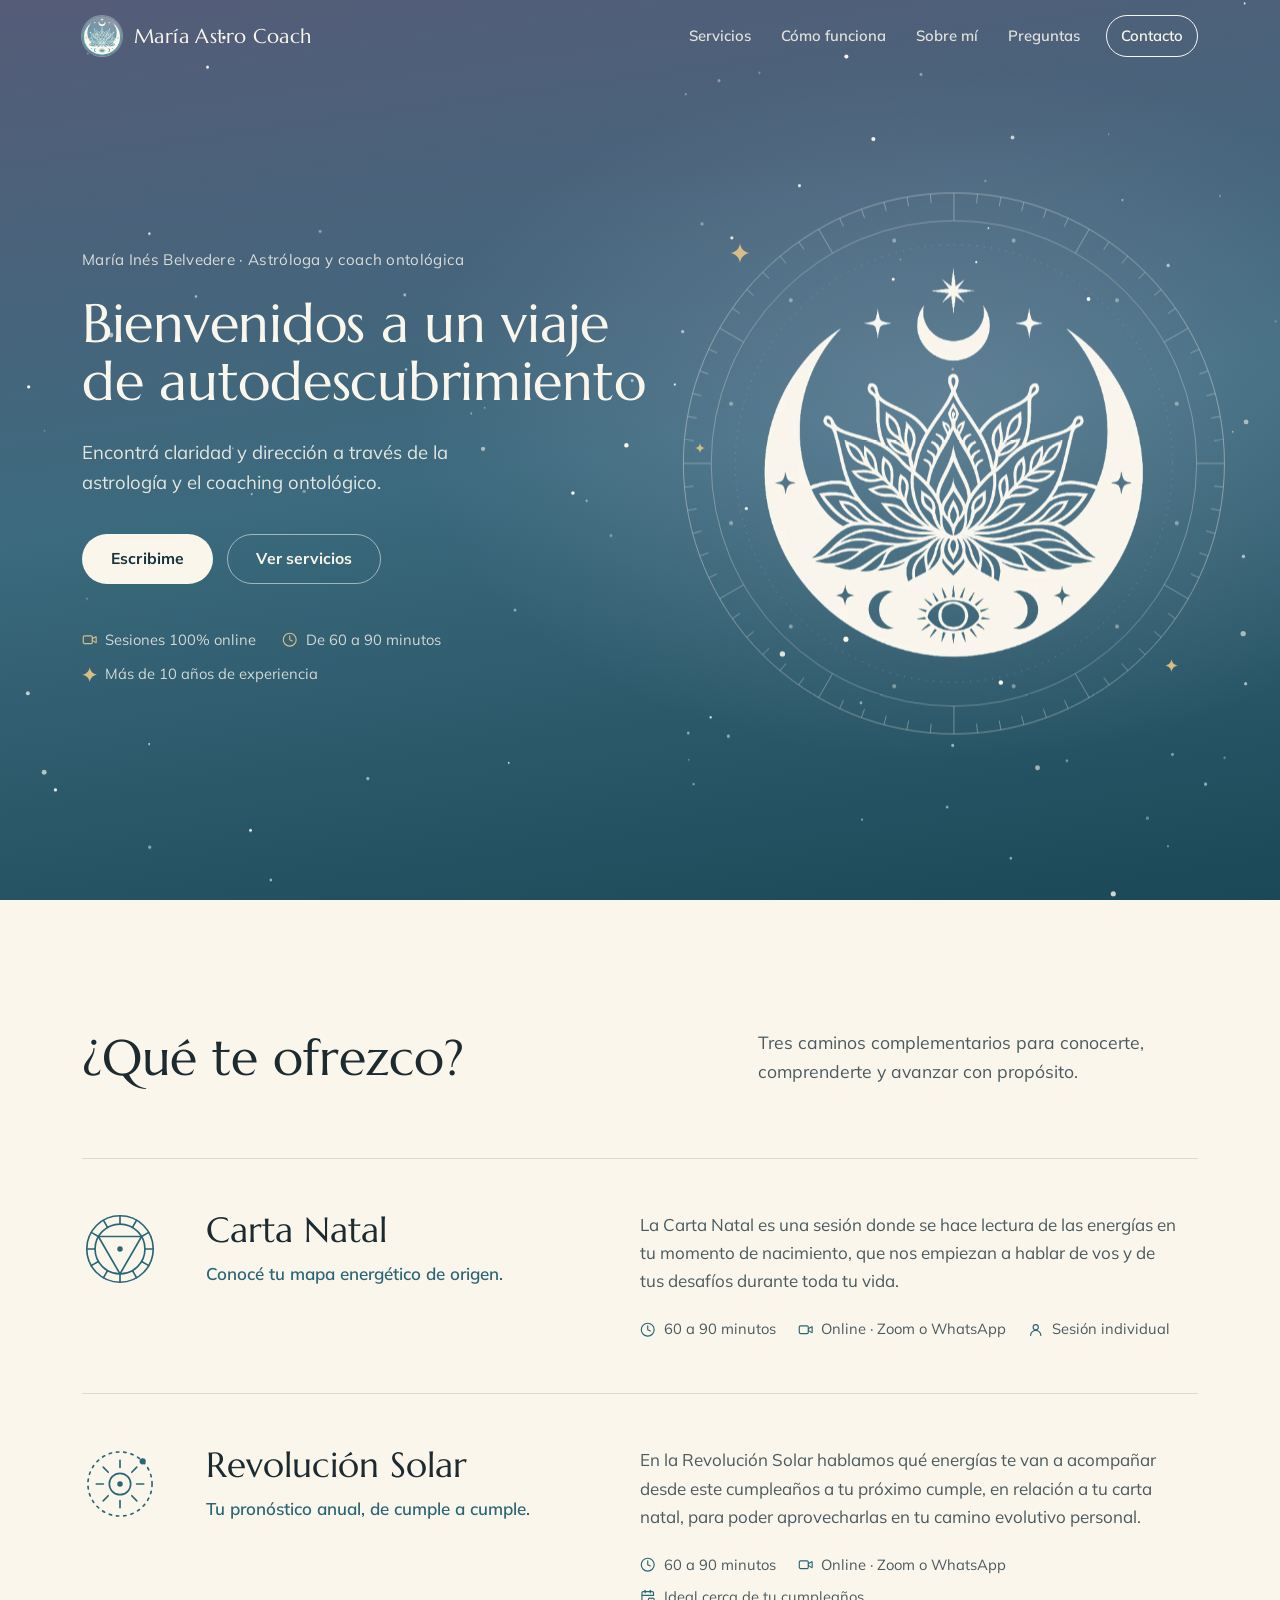
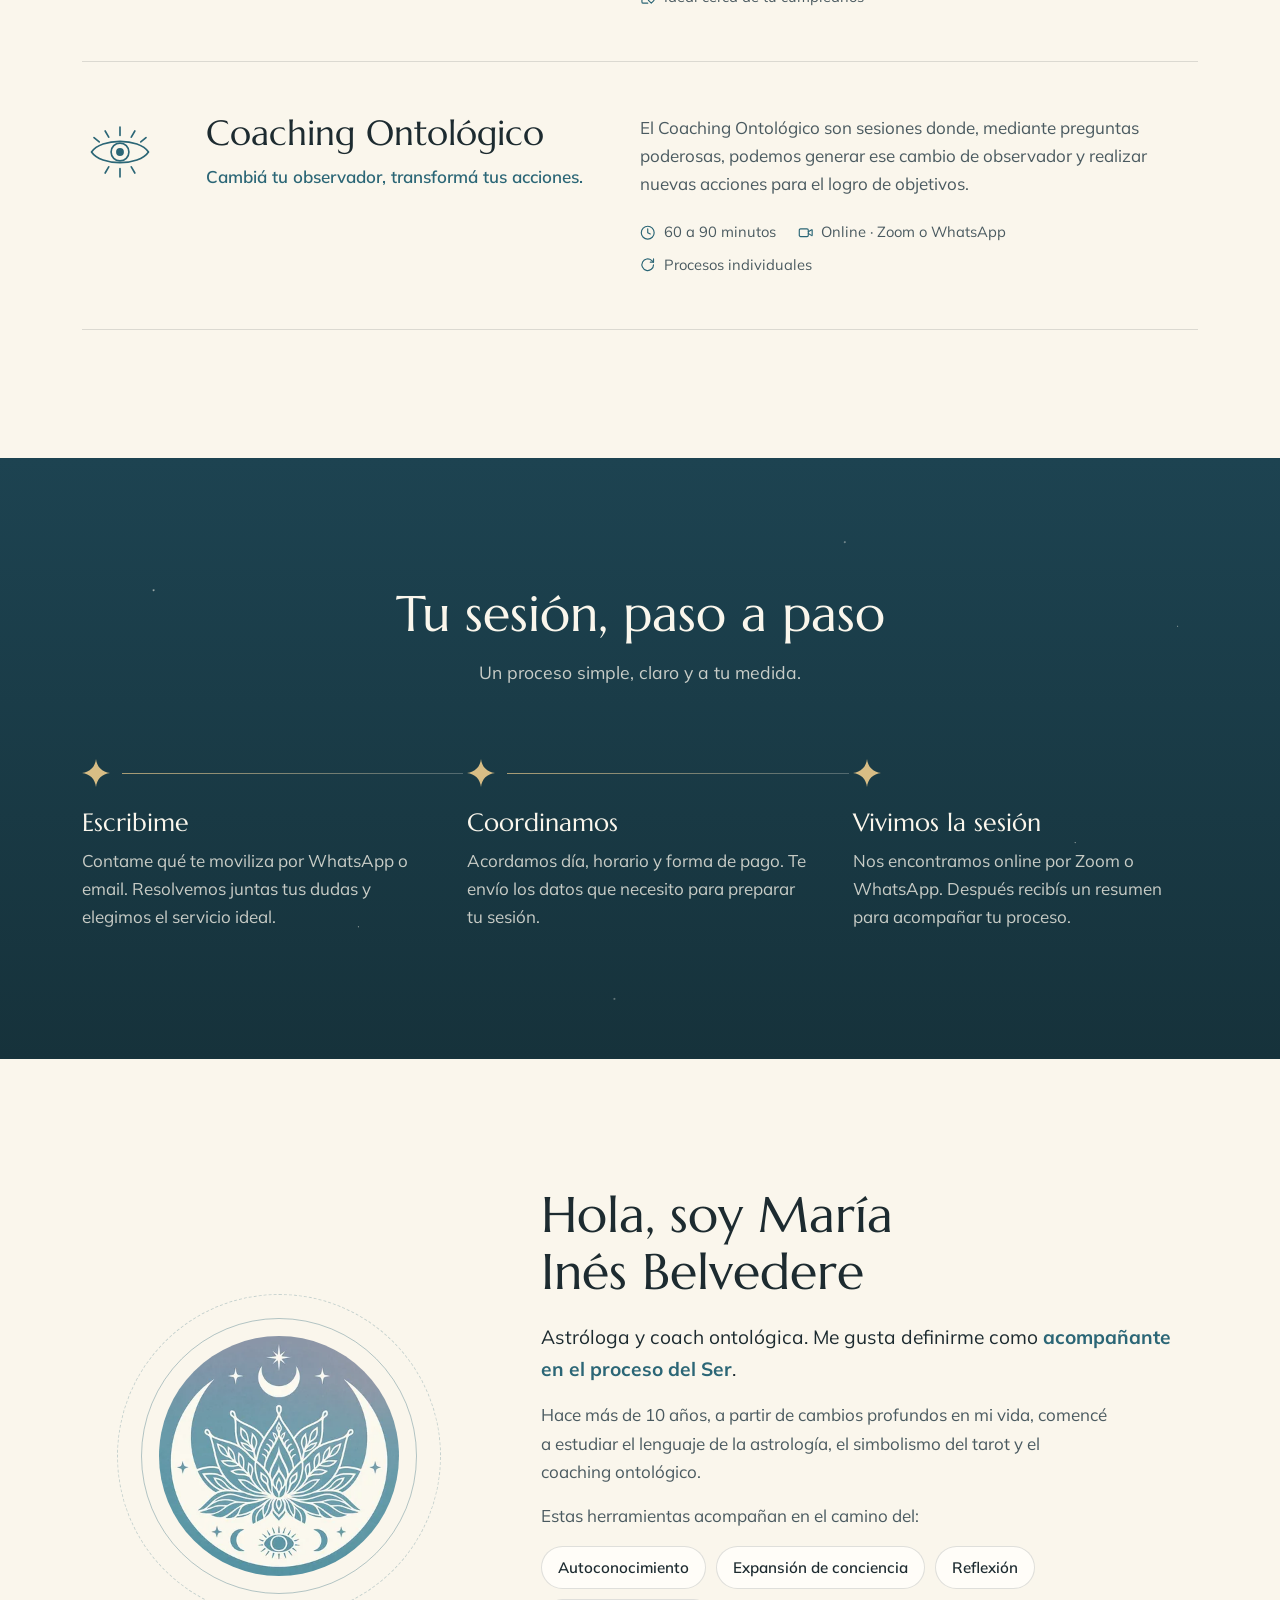
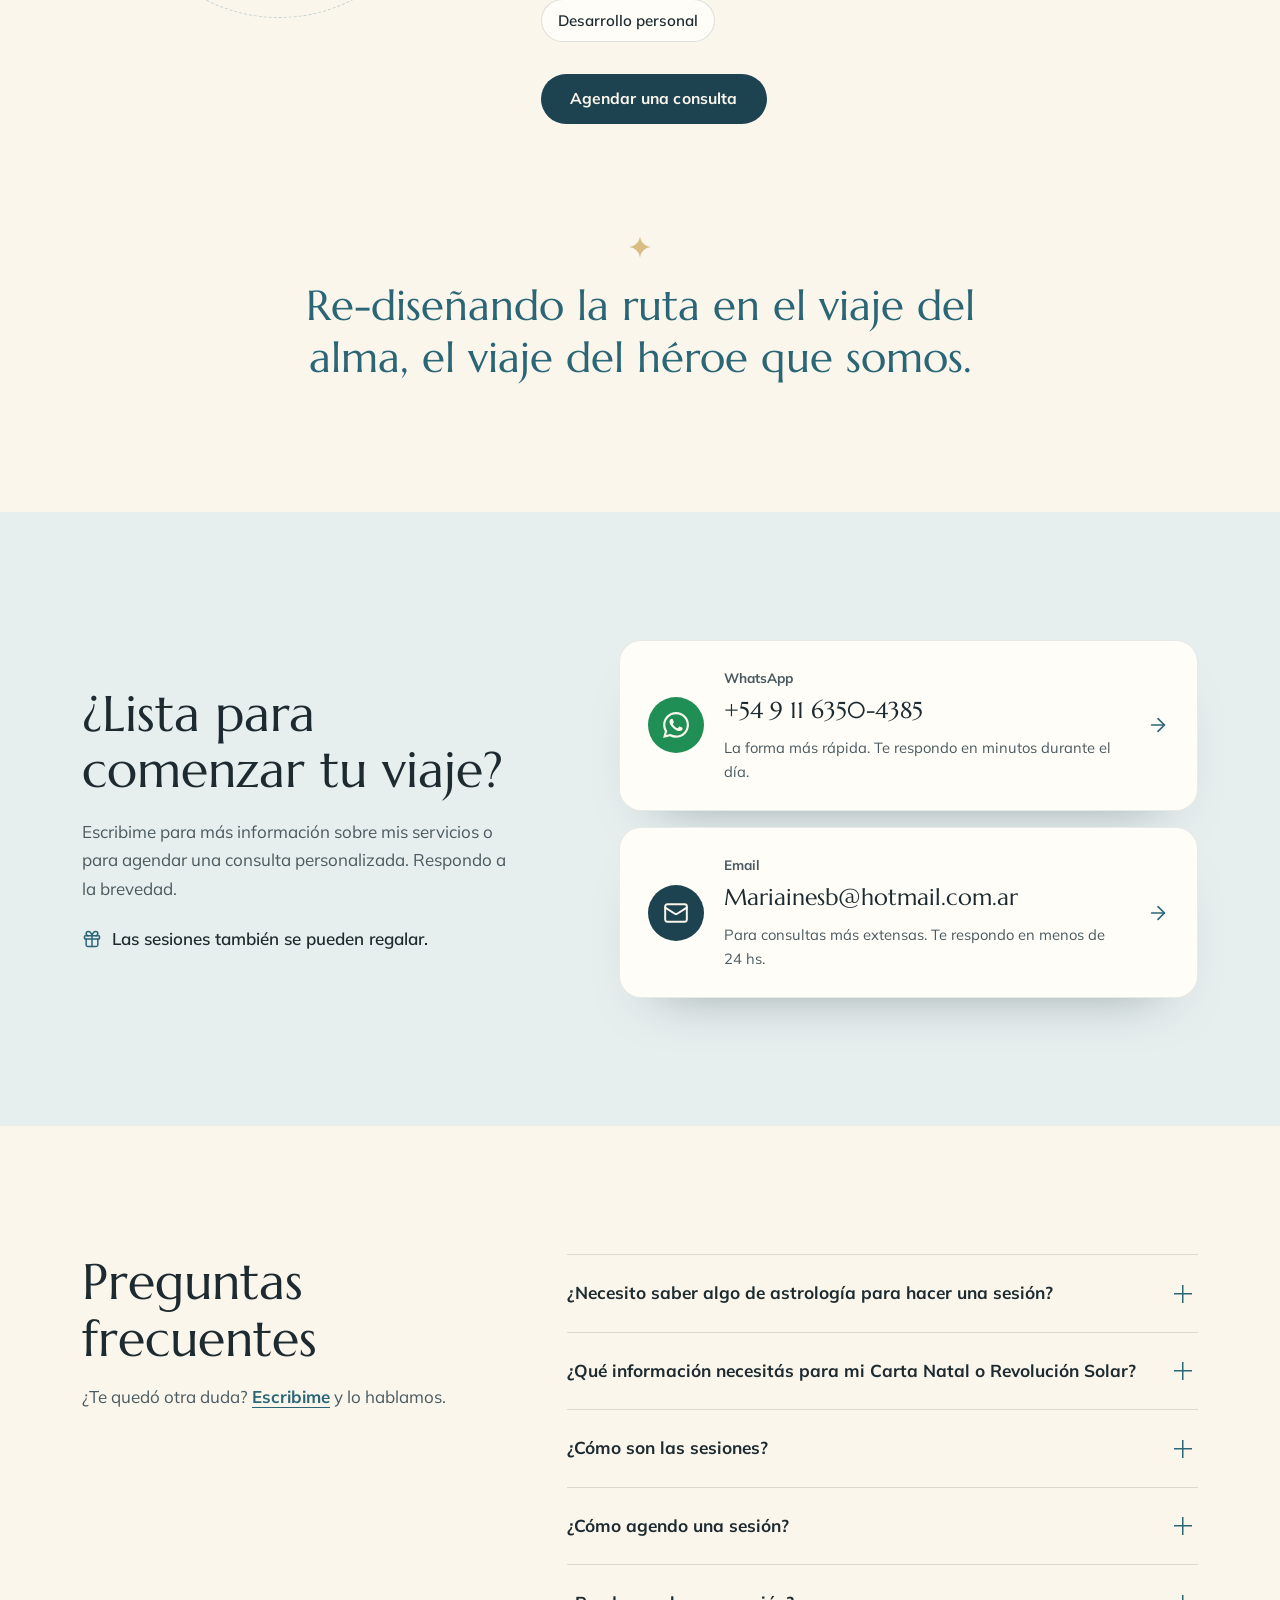
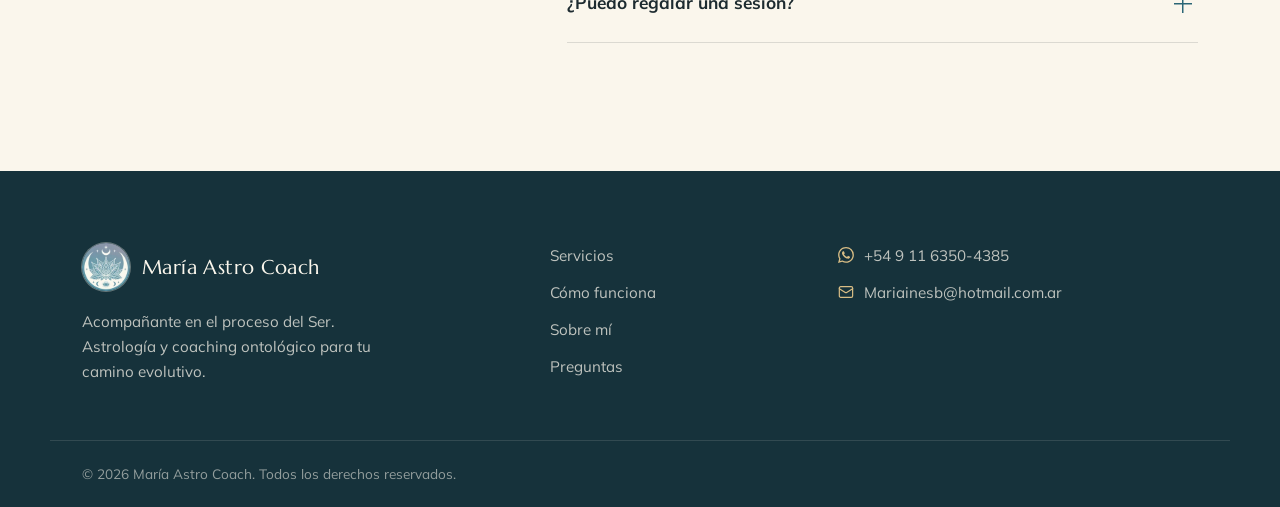
<file: Views/contacto.html>
<!DOCTYPE html>
<html lang="es">
<head>
    <meta charset="UTF-8">
    <meta name="viewport" content="width=device-width, initial-scale=1.0">
    <title>Contacto · María Astro Coach</title>
    <meta name="robots" content="noindex">
    <link rel="canonical" href="https://mariaasastrocoach.vercel.app/">
    <meta http-equiv="refresh" content="0; url=../index.html#contacto">
    <script>location.replace('../index.html#contacto');</script>
    <style>body{font-family:system-ui,sans-serif;background:#faf6ec;color:#1d2b30;display:grid;place-items:center;min-height:100vh;margin:0}a{color:#2b6676}</style>
</head>
<body>
    <p>El contacto ahora está en la página principal: <a href="../index.html#contacto">ir a contacto</a>.</p>
</body>
</html>
</file>
<file: Styles/main.css>
/* =========================================================
   María Astro Coach
   Colores sacados del logo: cielo lavanda que baja a turquesa,
   dibujo en crema. Marcellus (como las letras del logo) + Mulish.
   ========================================================= */

:root {
    --noche: #16323b;
    --noche-2: #1d4351;
    --turquesa: #4c8e9d;
    --turquesa-osc: #2b6676;
    --lavanda: #8f95a8;
    --crema: #faf6ec;
    --papel: #fffdf8;
    --bruma: #e7eeee;
    --tinta: #1d2b30;
    --tinta-suave: #4a5a60;
    --linea: rgba(29, 43, 48, 0.14);
    --oro: #d8bd85;

    --serif: 'Marcellus', 'Times New Roman', Georgia, serif;
    --sans: 'Mulish', system-ui, -apple-system, 'Segoe UI', sans-serif;

    --cab-alto: 72px;
    --curva: cubic-bezier(0.22, 1, 0.36, 1);
    --seccion: clamp(72px, 10vw, 128px);

    /* hero-animado */
    --ha-curva: cubic-bezier(0.22, 1, 0.36, 1);
    --ha-duracion: 1s;
    --ha-paso: 70ms;
}

/* ---------- Base ---------- */
*,
*::before,
*::after {
    box-sizing: border-box;
    margin: 0;
    padding: 0;
}

html {
    scroll-behavior: smooth;
    scroll-padding-top: calc(var(--cab-alto) + 8px);
    -webkit-text-size-adjust: 100%;
}

html.menu-abierto {
    overflow: hidden;
}

body {
    font-family: var(--sans);
    font-size: 1.0625rem;
    line-height: 1.65;
    color: var(--tinta);
    background: var(--crema);
    overflow-x: clip;
    -webkit-font-smoothing: antialiased;
    -webkit-tap-highlight-color: rgba(43, 102, 118, 0.15);
}

img,
svg {
    display: block;
    max-width: 100%;
}

img {
    height: auto;
}

a {
    color: inherit;
    text-decoration: none;
}

ul,
ol {
    list-style: none;
}

h1,
h2,
h3 {
    font-family: var(--serif);
    font-weight: 400;
    line-height: 1.12;
    text-wrap: balance;
}

p {
    text-wrap: pretty;
}

button,
input,
textarea {
    font: inherit;
    color: inherit;
}

button {
    cursor: pointer;
}

:focus-visible {
    outline: 2px solid var(--turquesa);
    outline-offset: 3px;
    border-radius: 6px;
}

.ico {
    width: 1.05em;
    height: 1.05em;
    flex-shrink: 0;
}

.contenedor {
    width: 100%;
    max-width: 1180px;
    margin-inline: auto;
    padding-inline: 32px;
}

.seccion {
    padding-block: var(--seccion);
}

.saltar {
    position: absolute;
    left: 12px;
    top: -80px;
    z-index: 100;
    background: var(--noche);
    color: var(--crema);
    padding: 10px 16px;
    border-radius: 10px;
}

.saltar:focus {
    top: 12px;
}

/* ---------- Botones ---------- */
.btn {
    display: inline-flex;
    align-items: center;
    justify-content: center;
    gap: 10px;
    min-height: 50px;
    padding: 0 28px;
    border-radius: 999px;
    border: 1px solid transparent;
    font-weight: 700;
    font-size: 0.98rem;
    letter-spacing: 0.01em;
    white-space: nowrap;
    transition: background-color 0.3s, color 0.3s, border-color 0.3s, transform 0.3s var(--curva);
}

.btn:active {
    transform: scale(0.98);
}

.btn-crema {
    background: var(--crema);
    color: var(--noche);
}

.btn-crema:hover {
    background: #fff;
}

.btn-linea {
    border-color: rgba(250, 246, 236, 0.55);
    color: var(--crema);
}

.btn-linea:hover {
    border-color: var(--crema);
    background: rgba(250, 246, 236, 0.1);
}

.btn-tinta {
    background: var(--noche-2);
    color: var(--crema);
}

.btn-tinta:hover {
    background: var(--noche);
}

/* ---------- Cabecera ---------- */
.cabecera {
    position: fixed;
    inset: 0 0 auto;
    height: var(--cab-alto);
    z-index: 50;
    color: var(--crema);
    transition: background-color 0.35s, color 0.35s, box-shadow 0.35s;
}

.cabecera.solida {
    background: rgba(250, 246, 236, 0.94);
    -webkit-backdrop-filter: saturate(140%) blur(10px);
    backdrop-filter: saturate(140%) blur(10px);
    color: var(--tinta);
    box-shadow: 0 1px 0 var(--linea);
}

.cabecera-fila {
    height: 100%;
    display: flex;
    align-items: center;
    justify-content: space-between;
    gap: 24px;
}

.marca {
    display: inline-flex;
    align-items: center;
    gap: 12px;
}

.marca-sello {
    width: 40px;
    height: 40px;
    border-radius: 50%;
    box-shadow: 0 0 0 1px rgba(250, 246, 236, 0.35);
}

.marca-nombre {
    font-family: var(--serif);
    font-size: 1.22rem;
    letter-spacing: 0.02em;
    white-space: nowrap;
}

.menu ul {
    display: flex;
    align-items: center;
    gap: 2px;
}

.menu-link {
    display: inline-block;
    padding: 8px 14px;
    border-radius: 999px;
    font-size: 0.93rem;
    font-weight: 600;
    opacity: 0.86;
    transition: opacity 0.25s, background-color 0.25s, color 0.25s, border-color 0.25s;
}

.menu-link:hover,
.menu-link.activo {
    opacity: 1;
    background: rgba(250, 246, 236, 0.12);
}

.cabecera.solida .menu-link:hover,
.cabecera.solida .menu-link.activo {
    background: rgba(29, 67, 81, 0.08);
}

.menu-contacto {
    margin-left: 10px;
    border: 1px solid currentColor;
    opacity: 1;
}

.menu-contacto:hover {
    background: var(--crema);
    color: var(--noche);
    border-color: var(--crema);
}

.cabecera.solida .menu-contacto {
    background: var(--noche-2);
    border-color: var(--noche-2);
    color: var(--crema);
}

.cabecera.solida .menu-contacto:hover,
.cabecera.solida .menu-link.menu-contacto.activo {
    background: var(--noche);
    color: var(--crema);
}

.menu-link.menu-contacto.activo {
    background: var(--crema);
    color: var(--noche);
}

.menu-boton {
    display: none;
    position: relative;
    width: 44px;
    height: 44px;
    margin-right: -8px;
    border: 0;
    background: none;
}

.menu-boton span {
    position: absolute;
    left: 11px;
    right: 11px;
    height: 1.5px;
    background: currentColor;
    border-radius: 2px;
    transition: transform 0.35s var(--curva);
}

.menu-boton span:nth-child(1) { transform: translateY(-4px); }
.menu-boton span:nth-child(2) { transform: translateY(4px); }
.menu-boton[aria-expanded='true'] span:nth-child(1) { transform: rotate(45deg); }
.menu-boton[aria-expanded='true'] span:nth-child(2) { transform: rotate(-45deg); }

/* ---------- Hero ---------- */
.hero {
    position: relative;
    isolation: isolate;
    overflow: clip;
    min-height: 100svh;
    display: flex;
    align-items: center;
    padding: calc(var(--cab-alto) + 40px) 0 80px;
    color: var(--crema);
    background:
        radial-gradient(ellipse 60% 55% at 74% 46%, rgba(170, 176, 200, 0.32), transparent 70%),
        linear-gradient(172deg, #555c78 0%, #3c6a7e 50%, #1b4856 100%);
}

.cielo,
.cielo-capa {
    position: absolute;
    inset: 0;
    pointer-events: none;
    z-index: -1;
}

.cielo-capa {
    inset: -12% 0;
}

.estrellas {
    width: 100%;
    height: 100%;
    color: var(--crema);
}

.estrellas .t {
    animation: titilar var(--d, 5s) ease-in-out var(--r, 0s) infinite alternate;
}

@keyframes titilar {
    from { opacity: 0.15; }
    to { opacity: 1; }
}

.hero-grilla {
    display: grid;
    grid-template-columns: minmax(0, 1.08fr) minmax(0, 0.92fr);
    align-items: center;
    gap: 56px;
}

.hero-quien {
    display: inline-flex;
    font-size: 0.95rem;
    letter-spacing: 0.02em;
    color: rgba(250, 246, 236, 0.82);
    margin-bottom: 22px;
}

.hero h1 {
    /* "autodescubrimiento" mide ~9em: el tamaño tiene que dejarlo entrar en la columna */
    font-size: clamp(2.5rem, 4.2vw, 3.75rem);
    line-height: 1.08;
    letter-spacing: -0.005em;
    max-width: 13ch;
}

.hero-bajada {
    font-size: clamp(1.06rem, 1.45vw, 1.25rem);
    color: rgba(250, 246, 236, 0.88);
    max-width: 36ch;
    margin: 26px 0 36px;
}

.hero-acciones {
    display: flex;
    flex-wrap: wrap;
    gap: 14px;
}

.hero-datos {
    display: flex;
    flex-wrap: wrap;
    gap: 10px 26px;
    margin-top: 44px;
    font-size: 0.92rem;
    color: rgba(250, 246, 236, 0.8);
}

.hero-datos li {
    display: inline-flex;
    align-items: center;
    gap: 8px;
}

.hero-datos .ico {
    color: var(--oro);
}

.hero-emblema {
    position: relative;
    width: 100%;
    max-width: 540px;
    aspect-ratio: 1;
    justify-self: center;
}

.hero-emblema-capa,
.hero-emblema-entra,
.hero-destellos {
    position: absolute;
    inset: 0;
}

.hero-emblema-entra {
    transform-origin: 50% 50%;
}

.astrolabio {
    position: absolute;
    inset: -7%;
    width: 114%;
    height: 114%;
    max-width: none;
    color: var(--crema);
    opacity: 0.42;
    animation: girar 260s linear infinite;
}

@keyframes girar {
    to { transform: rotate(360deg); }
}

.emblema {
    position: absolute;
    inset: 7%;
    width: 86%;
    height: 86%;
    animation: flotar 7s ease-in-out infinite alternate;
}

@keyframes flotar {
    from { transform: translate3d(0, -7px, 0); }
    to { transform: translate3d(0, 7px, 0); }
}

.destello {
    position: absolute;
    color: var(--oro);
    animation: titilar 3.4s ease-in-out infinite alternate;
}

.d1 { width: 20px; height: 20px; top: 3%; left: 4%; }
.d2 { width: 13px; height: 13px; bottom: 9%; right: 4%; animation-delay: -1.2s; }
.d3 { width: 10px; height: 10px; top: 44%; left: -3%; animation-delay: -2.3s; }

/* ---------- Encabezados de sección ---------- */
.encabezado {
    max-width: 640px;
    margin: 0 auto clamp(48px, 6vw, 72px);
    text-align: center;
}

.encabezado h2,
.sobre-texto h2,
.contacto-intro h2,
.preguntas-intro h2 {
    font-size: clamp(2.05rem, 4vw, 3.15rem);
}

.encabezado p {
    margin-top: 16px;
    font-size: 1.1rem;
    color: var(--tinta-suave);
}

.encabezado--partido {
    max-width: none;
    text-align: left;
    display: grid;
    grid-template-columns: minmax(0, 1fr) minmax(0, 1fr);
    align-items: end;
    gap: 24px 64px;
}

.encabezado--partido p {
    margin: 0;
    max-width: 40ch;
    justify-self: end;
}

/* ---------- Servicios ---------- */
.servicios-lista {
    border-bottom: 1px solid var(--linea);
}

.servicio {
    display: grid;
    grid-template-columns: 76px minmax(0, 0.9fr) minmax(0, 1.3fr);
    gap: 28px 48px;
    align-items: start;
    padding: 52px 0;
    border-top: 1px solid var(--linea);
}

.servicio-glifo {
    width: 76px;
    height: 76px;
    color: var(--turquesa-osc);
    transition: transform 1.2s var(--curva);
}

.servicio:hover .servicio-glifo {
    transform: rotate(-12deg);
}

.servicio h3 {
    font-size: clamp(1.7rem, 2.7vw, 2.3rem);
}

.servicio-frase {
    margin-top: 10px;
    font-weight: 600;
    color: var(--turquesa-osc);
}

.servicio-cuerpo > p {
    color: var(--tinta-suave);
    max-width: 54ch;
}

.servicio-datos {
    display: flex;
    flex-wrap: wrap;
    gap: 8px 22px;
    margin-top: 22px;
    font-size: 0.92rem;
    color: var(--tinta-suave);
}

.servicio-datos li {
    display: inline-flex;
    align-items: center;
    gap: 8px;
}

.servicio-datos .ico {
    color: var(--turquesa-osc);
}

/* ---------- Cómo funciona ---------- */
.proceso {
    position: relative;
    color: var(--crema);
    background:
        radial-gradient(1.5px 1.5px at 12% 22%, rgba(250, 246, 236, 0.7), transparent),
        radial-gradient(1px 1px at 28% 78%, rgba(250, 246, 236, 0.6), transparent),
        radial-gradient(1.5px 1.5px at 66% 14%, rgba(250, 246, 236, 0.55), transparent),
        radial-gradient(1px 1px at 84% 64%, rgba(250, 246, 236, 0.6), transparent),
        radial-gradient(1px 1px at 92% 28%, rgba(250, 246, 236, 0.5), transparent),
        radial-gradient(1.5px 1.5px at 48% 90%, rgba(250, 246, 236, 0.45), transparent),
        linear-gradient(180deg, var(--noche-2) 0%, var(--noche) 100%);
}

.proceso .encabezado p {
    color: rgba(250, 246, 236, 0.78);
}

.constelacion {
    display: grid;
    grid-template-columns: repeat(3, minmax(0, 1fr));
    gap: 40px;
}

.paso {
    position: relative;
}

.paso-estrella {
    position: relative;
    z-index: 1;
    width: 28px;
    height: 28px;
    color: var(--oro);
}

/* Línea que une las estrellas, como una constelación */
.paso:not(:last-child)::after {
    content: '';
    position: absolute;
    top: 14px;
    left: 40px;
    width: calc(100% - 4px);
    height: 1px;
    background: linear-gradient(90deg, rgba(216, 189, 133, 0.75), rgba(250, 246, 236, 0.25));
    transform-origin: left center;
    transform: scaleX(0);
    transition: transform 1.3s var(--curva);
}

.paso:nth-child(2)::after {
    transition-delay: 0.45s;
}

.js .constelacion[data-visible] .paso::after,
html:not(.js) .paso::after {
    transform: none;
}

.paso h3 {
    font-size: 1.55rem;
    margin: 22px 0 10px;
}

.paso p {
    color: rgba(250, 246, 236, 0.78);
    max-width: 34ch;
}

/* ---------- Sobre mí ---------- */
.sobre-grilla {
    display: grid;
    grid-template-columns: minmax(0, 0.75fr) minmax(0, 1.25fr);
    gap: 64px;
    align-items: center;
}

.sobre-sello {
    position: relative;
    justify-self: center;
    width: 240px;
    aspect-ratio: 1;
}

.sobre-sello img {
    width: 100%;
    height: 100%;
    border-radius: 50%;
}

.sobre-sello::before,
.sobre-sello::after {
    content: '';
    position: absolute;
    border-radius: 50%;
    pointer-events: none;
}

.sobre-sello::before {
    inset: -18px;
    border: 1px solid rgba(43, 102, 118, 0.35);
}

.sobre-sello::after {
    inset: -42px;
    border: 1px dashed rgba(43, 102, 118, 0.25);
}

.sobre-texto h2 {
    margin-bottom: 22px;
}

.sobre-texto p {
    color: var(--tinta-suave);
    margin-bottom: 16px;
    max-width: 58ch;
}

.sobre-texto .sobre-lead {
    font-size: 1.2rem;
    color: var(--tinta);
}

.sobre-lead strong {
    font-weight: 700;
    color: var(--turquesa-osc);
}

.sobre-caminos {
    display: flex;
    flex-wrap: wrap;
    gap: 10px;
    margin: 4px 0 32px;
}

.sobre-caminos li {
    padding: 8px 16px;
    border: 1px solid var(--linea);
    border-radius: 999px;
    background: var(--papel);
    font-size: 0.95rem;
    font-weight: 600;
}

.frase {
    margin-top: clamp(72px, 9vw, 112px);
    text-align: center;
}

.frase-destello {
    width: 22px;
    height: 22px;
    margin: 0 auto 22px;
    color: var(--oro);
}

.frase p {
    font-family: var(--serif);
    font-size: clamp(1.6rem, 3.4vw, 2.6rem);
    line-height: 1.25;
    color: var(--turquesa-osc);
    max-width: 24ch;
    margin-inline: auto;
    text-wrap: balance;
}

/* ---------- Contacto ---------- */
.contacto {
    background: var(--bruma);
}

.contacto-grilla {
    display: grid;
    grid-template-columns: minmax(0, 0.9fr) minmax(0, 1.1fr);
    gap: 64px;
    align-items: center;
}

.contacto-intro h2 {
    margin-bottom: 20px;
}

.contacto-intro > p {
    color: var(--tinta-suave);
    max-width: 44ch;
}

.contacto-intro .contacto-regalo {
    display: flex;
    align-items: center;
    gap: 10px;
    margin-top: 22px;
    font-weight: 600;
    color: var(--tinta);
}

.contacto-regalo .ico {
    width: 20px;
    height: 20px;
    color: var(--turquesa-osc);
}

.canales {
    display: grid;
    gap: 16px;
}

.canal {
    display: flex;
    align-items: center;
    gap: 20px;
    padding: 26px 28px;
    background: var(--papel);
    border: 1px solid rgba(29, 67, 81, 0.1);
    border-radius: 22px;
    box-shadow: 0 28px 56px -40px rgba(22, 50, 59, 0.5);
    transition: border-color 0.3s, transform 0.4s var(--curva);
}

.canal:hover {
    border-color: rgba(43, 102, 118, 0.45);
    transform: translate3d(0, -3px, 0);
}

.canal-icono {
    display: grid;
    place-items: center;
    flex-shrink: 0;
    width: 56px;
    height: 56px;
    border-radius: 50%;
    background: var(--noche-2);
    color: var(--crema);
}

.canal-icono svg {
    width: 26px;
    height: 26px;
}

.canal-icono--wa {
    background: #1f8f55;
}

.canal-texto {
    display: grid;
    gap: 2px;
    min-width: 0;
    flex: 1;
}

.canal-nombre {
    font-size: 0.85rem;
    font-weight: 700;
    color: var(--tinta-suave);
}

.canal-dato {
    font-family: var(--serif);
    font-size: clamp(1.15rem, 2vw, 1.45rem);
    color: var(--tinta);
    overflow-wrap: anywhere;
}

.canal-nota {
    margin-top: 4px;
    font-size: 0.92rem;
    color: var(--tinta-suave);
}

.canal-flecha {
    width: 22px;
    height: 22px;
    color: var(--turquesa-osc);
    transition: transform 0.35s var(--curva);
}

.canal:hover .canal-flecha {
    transform: translateX(4px);
}

/* ---------- Preguntas ---------- */
.preguntas-grilla {
    display: grid;
    grid-template-columns: minmax(0, 0.8fr) minmax(0, 1.2fr);
    gap: 64px;
    align-items: start;
}

.preguntas-intro {
    position: sticky;
    top: calc(var(--cab-alto) + 32px);
}

.preguntas-intro p {
    margin-top: 16px;
    color: var(--tinta-suave);
}

.preguntas-intro a {
    color: var(--turquesa-osc);
    font-weight: 700;
    border-bottom: 1px solid currentColor;
}

.preguntas-lista {
    border-bottom: 1px solid var(--linea);
}

.pregunta {
    border-top: 1px solid var(--linea);
}

.pregunta summary {
    position: relative;
    list-style: none;
    cursor: pointer;
    padding: 24px 52px 24px 0;
    font-weight: 700;
    font-size: 1.08rem;
    transition: color 0.2s;
}

.pregunta summary::-webkit-details-marker {
    display: none;
}

.pregunta summary::after {
    content: '';
    position: absolute;
    right: 6px;
    top: 50%;
    width: 18px;
    height: 18px;
    margin-top: -9px;
    background:
        linear-gradient(currentColor, currentColor) center / 100% 1.5px no-repeat,
        linear-gradient(currentColor, currentColor) center / 1.5px 100% no-repeat;
    color: var(--turquesa-osc);
    transition: transform 0.4s var(--curva);
}

.pregunta[open] summary::after {
    transform: rotate(45deg);
}

.pregunta summary:hover {
    color: var(--turquesa-osc);
}

.pregunta-respuesta p {
    padding: 0 52px 26px 0;
    color: var(--tinta-suave);
    max-width: 62ch;
}

.pregunta[open] .pregunta-respuesta {
    animation: abrir 0.45s var(--curva);
}

@keyframes abrir {
    from { opacity: 0; transform: translate3d(0, -6px, 0); }
    to { opacity: 1; transform: none; }
}

/* ---------- Pie ---------- */
.pie {
    background: var(--noche);
    color: rgba(250, 246, 236, 0.74);
    padding-top: 72px;
    font-size: 0.95rem;
}

.pie-grilla {
    display: grid;
    grid-template-columns: minmax(0, 1.4fr) minmax(0, 0.8fr) minmax(0, 1.2fr);
    gap: 48px;
    padding-bottom: 56px;
}

.marca--pie {
    color: var(--crema);
    margin-bottom: 18px;
}

.marca--pie .marca-sello {
    width: 48px;
    height: 48px;
}

.pie-marca p {
    max-width: 34ch;
}

.pie-nav,
.pie-contacto {
    display: flex;
    flex-direction: column;
    gap: 12px;
    align-items: flex-start;
}

.pie-nav a,
.pie-contacto a {
    display: inline-flex;
    align-items: center;
    gap: 10px;
    transition: color 0.2s;
    overflow-wrap: anywhere;
}

.pie-nav a:hover,
.pie-contacto a:hover {
    color: var(--crema);
}

.pie-contacto .ico {
    color: var(--oro);
}

.pie-final {
    border-top: 1px solid rgba(250, 246, 236, 0.12);
    padding-block: 22px;
    font-size: 0.85rem;
    color: rgba(250, 246, 236, 0.55);
}

/* ---------- WhatsApp flotante ---------- */
.wa-flotante {
    position: fixed;
    right: 20px;
    bottom: calc(20px + env(safe-area-inset-bottom));
    z-index: 40;
    display: grid;
    place-items: center;
    width: 56px;
    height: 56px;
    border-radius: 50%;
    background: #25d366;
    color: #fff;
    box-shadow: 0 10px 24px -8px rgba(22, 50, 59, 0.55);
    opacity: 0;
    visibility: hidden;
    transform: translate3d(0, 16px, 0) scale(0.9);
    pointer-events: none;
    transition: opacity 0.35s, transform 0.45s var(--curva), visibility 0.35s;
}

.wa-flotante svg {
    width: 28px;
    height: 28px;
}

.wa-flotante.visible {
    opacity: 1;
    visibility: visible;
    transform: none;
    pointer-events: auto;
}

/* ---------- Entradas (hero-animado) ---------- */
.js [data-entra] {
    opacity: 0;
    transform: translate3d(0, 22px, 0);
    transition:
        opacity var(--ha-duracion) var(--ha-curva),
        transform var(--ha-duracion) var(--ha-curva);
    transition-delay: calc(var(--orden, 0) * var(--ha-paso) * 1.5);
}

.js [data-entra][data-visible] {
    opacity: 1;
    transform: none;
}

.js .hero-emblema-entra[data-entra] {
    transform: scale(0.94);
    transition-duration: 1.6s;
}

.js .hero-emblema-entra[data-entra][data-visible] {
    transform: none;
}

[data-orden='1'] { --orden: 1; }
[data-orden='2'] { --orden: 2; }
[data-orden='3'] { --orden: 3; }
[data-orden='4'] { --orden: 4; }
[data-orden='5'] { --orden: 5; }

.ha-palabra {
    display: inline-block;
    overflow: hidden;
    vertical-align: top;
    padding-bottom: 0.12em;
    margin-bottom: -0.12em;
}

.ha-palabra > span {
    display: inline-block;
    transform: translate3d(0, 110%, 0);
    transition: transform var(--ha-duracion) var(--ha-curva);
    transition-delay: calc(var(--i, 0) * var(--ha-paso) + var(--orden, 0) * var(--ha-paso) * 1.5);
}

[data-texto-entra][data-visible] .ha-palabra > span {
    transform: none;
}

[data-profundidad] {
    will-change: transform;
}

/* ---------- Responsive ---------- */
@media (max-width: 980px) {
    .menu-boton {
        display: block;
    }

    .menu {
        position: fixed;
        inset: 0;
        z-index: -1;
        display: flex;
        align-items: center;
        justify-content: center;
        padding: calc(var(--cab-alto) + 16px) 24px 40px;
        background: var(--noche);
        color: var(--crema);
        opacity: 0;
        visibility: hidden;
        transition: opacity 0.35s, visibility 0.35s;
        overflow-y: auto;
    }

    .menu.abierto {
        opacity: 1;
        visibility: visible;
    }

    .cabecera.menu-visible {
        background: transparent;
        color: var(--crema);
        box-shadow: none;
        -webkit-backdrop-filter: none;
        backdrop-filter: none;
    }

    .cabecera.menu-visible .marca-sello {
        box-shadow: 0 0 0 1px rgba(250, 246, 236, 0.35);
    }

    .menu ul {
        flex-direction: column;
        gap: 6px;
        text-align: center;
    }

    .menu li {
        opacity: 0;
        transform: translate3d(0, 12px, 0);
        transition: opacity 0.4s, transform 0.5s var(--curva);
    }

    .menu.abierto li {
        opacity: 1;
        transform: none;
    }

    .menu.abierto li:nth-child(2) { transition-delay: 0.05s; }
    .menu.abierto li:nth-child(3) { transition-delay: 0.1s; }
    .menu.abierto li:nth-child(4) { transition-delay: 0.15s; }
    .menu.abierto li:nth-child(5) { transition-delay: 0.2s; }

    .menu-link,
    .cabecera.solida .menu-link {
        font-family: var(--serif);
        font-size: 1.9rem;
        font-weight: 400;
        padding: 8px 20px;
        color: var(--crema);
    }

    .menu-link:hover,
    .menu-link.activo,
    .cabecera.solida .menu-link:hover,
    .cabecera.solida .menu-link.activo {
        background: none;
        color: var(--oro);
    }

    .menu-contacto,
    .cabecera.solida .menu-contacto {
        margin: 22px 0 0;
        padding: 14px 30px;
        font-family: var(--sans);
        font-size: 1rem;
        font-weight: 700;
        background: var(--crema);
        border-color: var(--crema);
        color: var(--noche);
    }

    .menu-contacto:hover,
    .cabecera.solida .menu-contacto:hover,
    .cabecera .menu-link.menu-contacto.activo,
    .cabecera.solida .menu-link.menu-contacto.activo {
        background: var(--crema);
        color: var(--noche);
    }

    .hero {
        min-height: 0;
        padding: calc(var(--cab-alto) + 20px) 0 72px;
    }

    .hero-grilla {
        grid-template-columns: minmax(0, 1fr);
        gap: 28px;
        text-align: center;
    }

    .hero-emblema {
        order: -1;
        max-width: min(50vw, 300px);
    }

    .hero h1 {
        font-size: clamp(1.85rem, 8.8vw, 3.4rem);
        margin-inline: auto;
    }

    .hero-bajada {
        margin-inline: auto;
    }

    .hero-acciones,
    .hero-datos {
        justify-content: center;
    }

    .encabezado--partido {
        grid-template-columns: minmax(0, 1fr);
    }

    .encabezado--partido p {
        justify-self: start;
    }

    .servicio {
        grid-template-columns: 60px minmax(0, 1fr);
        gap: 20px 24px;
        padding: 40px 0;
    }

    .servicio-glifo {
        width: 60px;
        height: 60px;
    }

    .servicio-cuerpo {
        grid-column: 1 / -1;
    }

    .sobre-grilla,
    .contacto-grilla,
    .preguntas-grilla {
        grid-template-columns: minmax(0, 1fr);
        gap: 48px;
    }

    .sobre-sello {
        width: 140px;
        margin-top: 24px;
    }

    .preguntas-intro {
        position: static;
    }

    .pie-grilla {
        grid-template-columns: minmax(0, 1fr) minmax(0, 1fr);
    }

    .pie-marca {
        grid-column: 1 / -1;
    }
}

@media (max-width: 760px) {
    .constelacion {
        grid-template-columns: minmax(0, 1fr);
        gap: 36px;
    }

    .paso {
        padding-left: 52px;
    }

    .paso-estrella {
        position: absolute;
        left: 0;
        top: 2px;
    }

    .paso h3 {
        margin-top: 0;
    }

    .paso:not(:last-child)::after {
        top: 40px;
        left: 13.5px;
        width: 1px;
        height: calc(100% - 8px);
        background: linear-gradient(180deg, rgba(216, 189, 133, 0.75), rgba(250, 246, 236, 0.25));
        transform-origin: center top;
        transform: scaleY(0);
    }
}

@media (max-width: 560px) {
    :root {
        --cab-alto: 64px;
    }

    body {
        font-size: 1rem;
    }

    .contenedor {
        padding-inline: 20px;
    }

    .marca-nombre {
        font-size: 1.08rem;
    }

    .hero-acciones {
        flex-direction: column;
        align-items: stretch;
    }

    .hero-datos {
        flex-direction: column;
        align-items: center;
        gap: 8px;
        margin-top: 36px;
    }

    .canal {
        padding: 20px 18px;
        gap: 16px;
    }

    .canal-icono {
        width: 48px;
        height: 48px;
    }

    .canal-flecha {
        display: none;
    }

    .pie-grilla {
        grid-template-columns: minmax(0, 1fr);
        gap: 36px;
    }

    .wa-flotante {
        right: 16px;
        bottom: calc(16px + env(safe-area-inset-bottom));
    }
}

@media (hover: none) {
    .servicio:hover .servicio-glifo,
    .canal:hover {
        transform: none;
    }
}

/* ---------- Movimiento reducido ---------- */
@media (prefers-reduced-motion: reduce) {
    html {
        scroll-behavior: auto;
    }

    *,
    *::before,
    *::after {
        animation-duration: 0.01ms !important;
        animation-iteration-count: 1 !important;
        transition-duration: 0.01ms !important;
        transition-delay: 0s !important;
    }

    .js [data-entra],
    .ha-palabra > span,
    .paso::after {
        opacity: 1;
        transform: none !important;
    }
}
</file>
